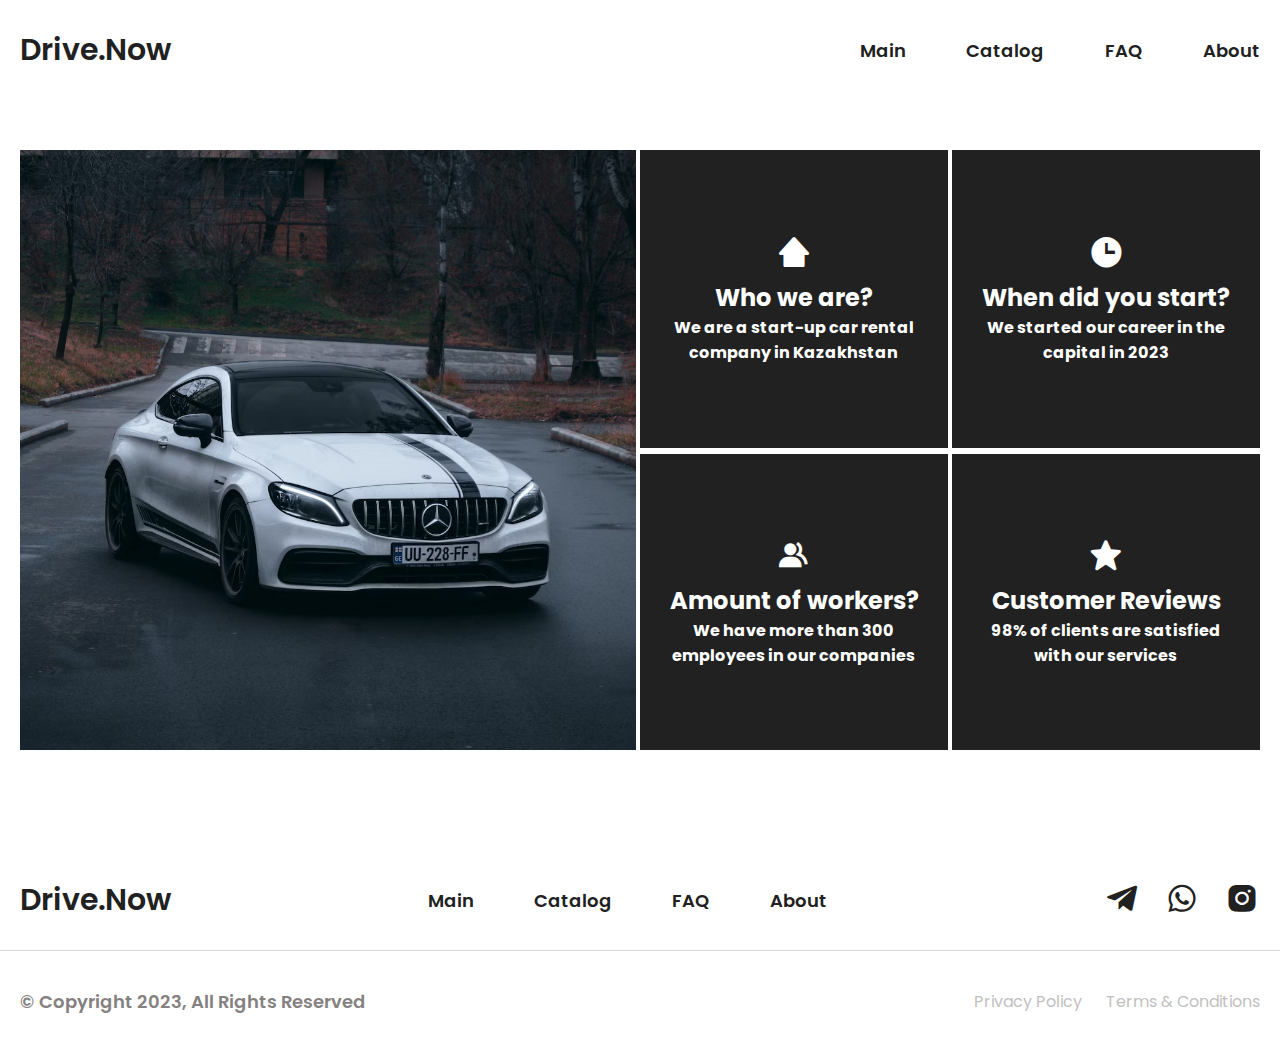
<file: About.html>
<!DOCTYPE html>
<html lang="en">
  <head>
    <meta charset="UTF-8" />
    <meta name="viewport" content="width=device-width, initial-scale=1.0" />
    <link rel="stylesheet" href="About.css" />
    <link rel="preconnect" href="https://fonts.googleapis.com" />
    <link rel="preconnect" href="https://fonts.gstatic.com" crossorigin />
    <link
      href="https://fonts.googleapis.com/css2?family=Poppins:wght@300;400;500;600;700;800;900&display=swap"
      rel="stylesheet"
    />
    <link
      href="https://unpkg.com/boxicons@2.1.4/css/boxicons.min.css"
      rel="stylesheet"
    />
    <link rel="icon" type="image/x-icon" href="img/car.ico" />
    <title>Drive Now | About</title>
  </head>

  <body>
    <nav>
      <div class="container">
        <h1 class="logo">Drive.Now</h1>
        <div class="links">
          <a href="index.html">Main</a>
          <a href="Catalog.html">Catalog</a>
          <a href="FAQ.html">FAQ</a>
          <a href="About.html">About</a>
        </div>
      </div>
    </nav>

     <section class="about">
        <div class="container">
            <div class="about_us">
                <div class="infoblock">
                </div>
                <div class="blocks">
                    <div class="block">
                      <i class='bx bxs-home-alt-2 bx-md'></i>
                      <h2>Who we are?</h2>
                      <h4>We are a start-up car rental company in Kazakhstan</h4>
                    </div>
                    <div class="block">
                      <i class='bx bxs-time bx-md' ></i>
                      <h2>When did you start?</h2>
                      <h4>We started our career in the capital in 2023</h4>
                    </div>
                    <div class="block">
                      <i class='bx bxs-group bx-md' ></i>
                      <h2>Amount of workers?</h2>
                      <h4>We have more than 300 employees in our companies</h4>
                    </div>
                    <div class="block">
                      <i class='bx bxs-star bx-md' ></i>
                      <h2>Customer Reviews</h2>
                      <h4>98% of clients are satisfied with our services</h4>
                    </div>
                </div>
            </div>
        </div>
     </section>
    <footer>
      <div class="container">
        <div class="footer_nav">
          <h1 class="logo">Drive.Now</h1>
          <div class="links">
            <a href="index.html">Main</a>
            <a href="Catalog.html">Catalog</a>
            <a href="FAQ.html">FAQ</a>
            <a href="About.html">About</a>
          </div>
          <div class="social_media">
            <a href="#"><i class="bx bxl-telegram bx-md"></i></a>
            <a href="#"><i class="bx bxl-whatsapp bx-md"></i></a>
            <a href="#"><i class="bx bxl-instagram-alt bx-md"></i></a>
          </div>
        </div>
      </div>
      <div class="copyright">
        <div class="container">
          <h3>© Copyright 2023, All Rights Reserved</h3>
          <div>
            <a href="#">Privacy Policy</a>
            <a href="#">Terms & Conditions</a>
          </div>
        </div>
      </div>
    </footer>
    <script src="script.js"></script>
  </body>
</html>
</file>
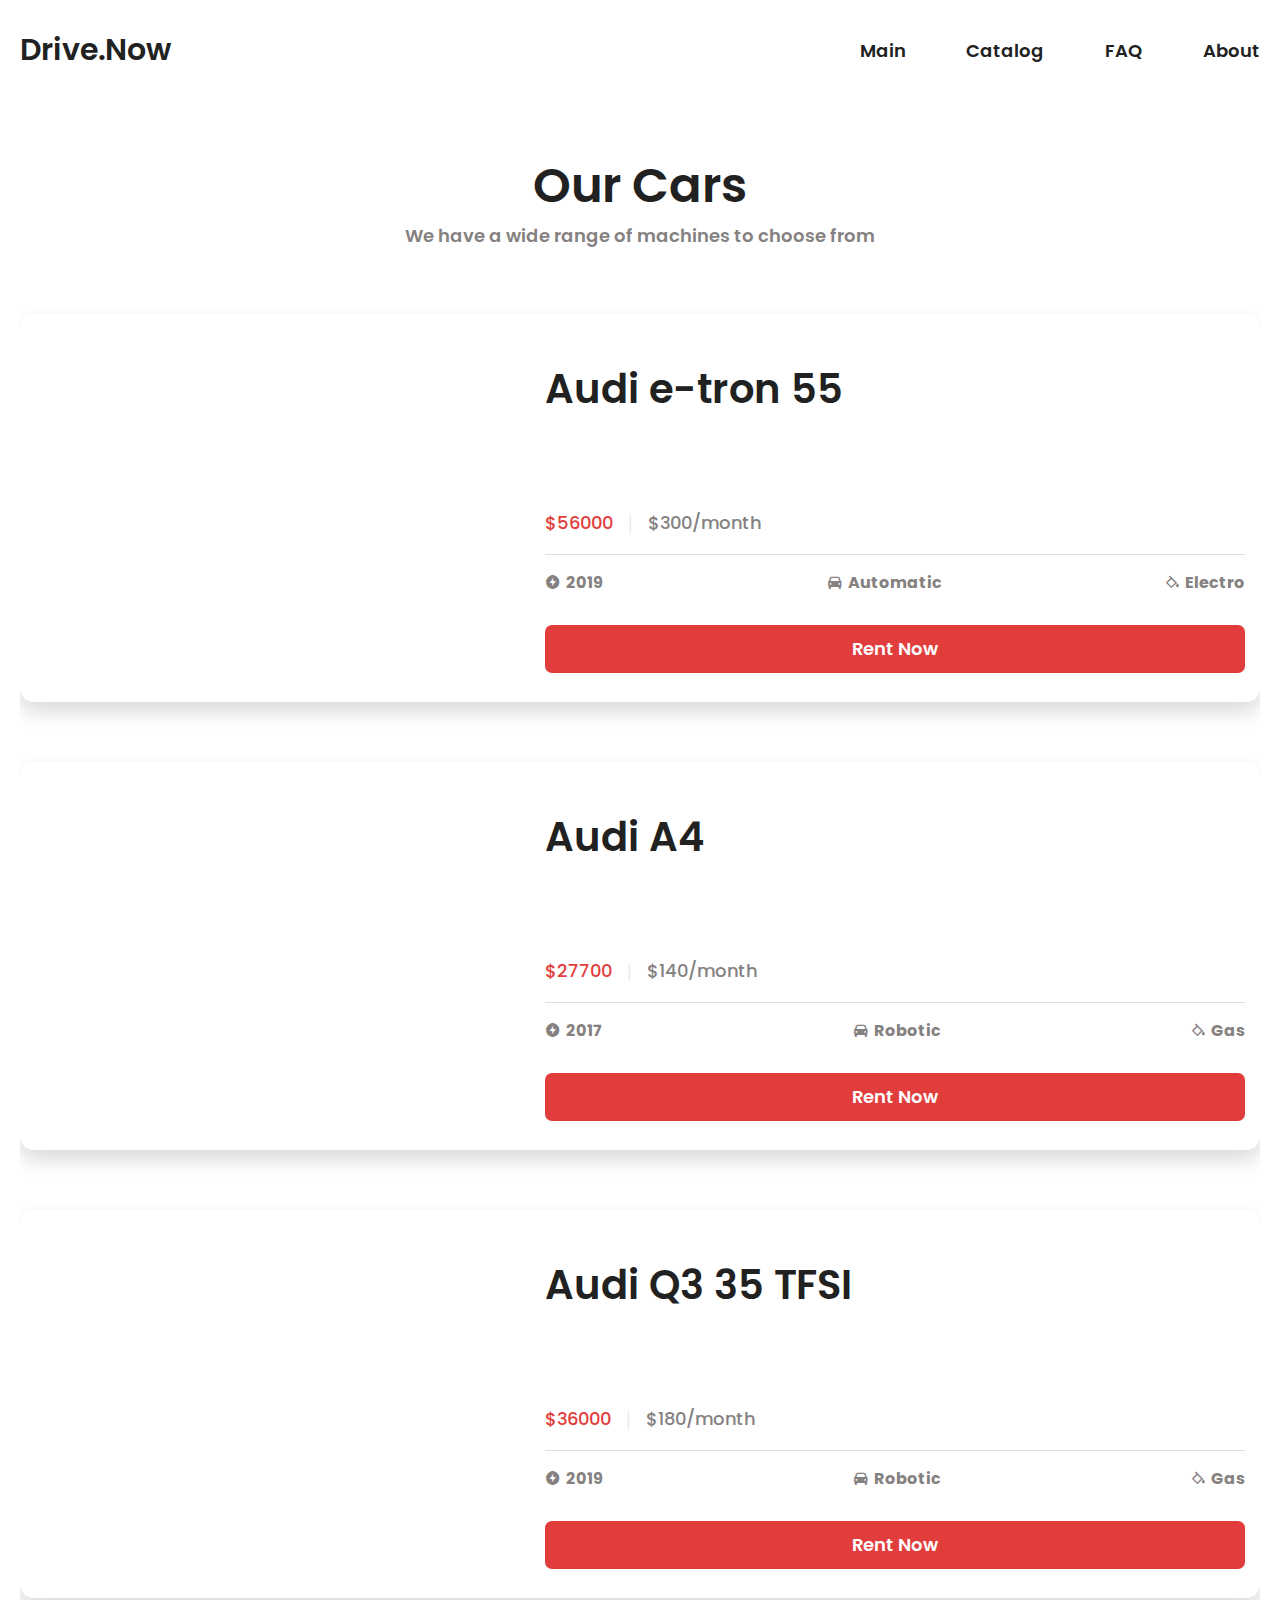
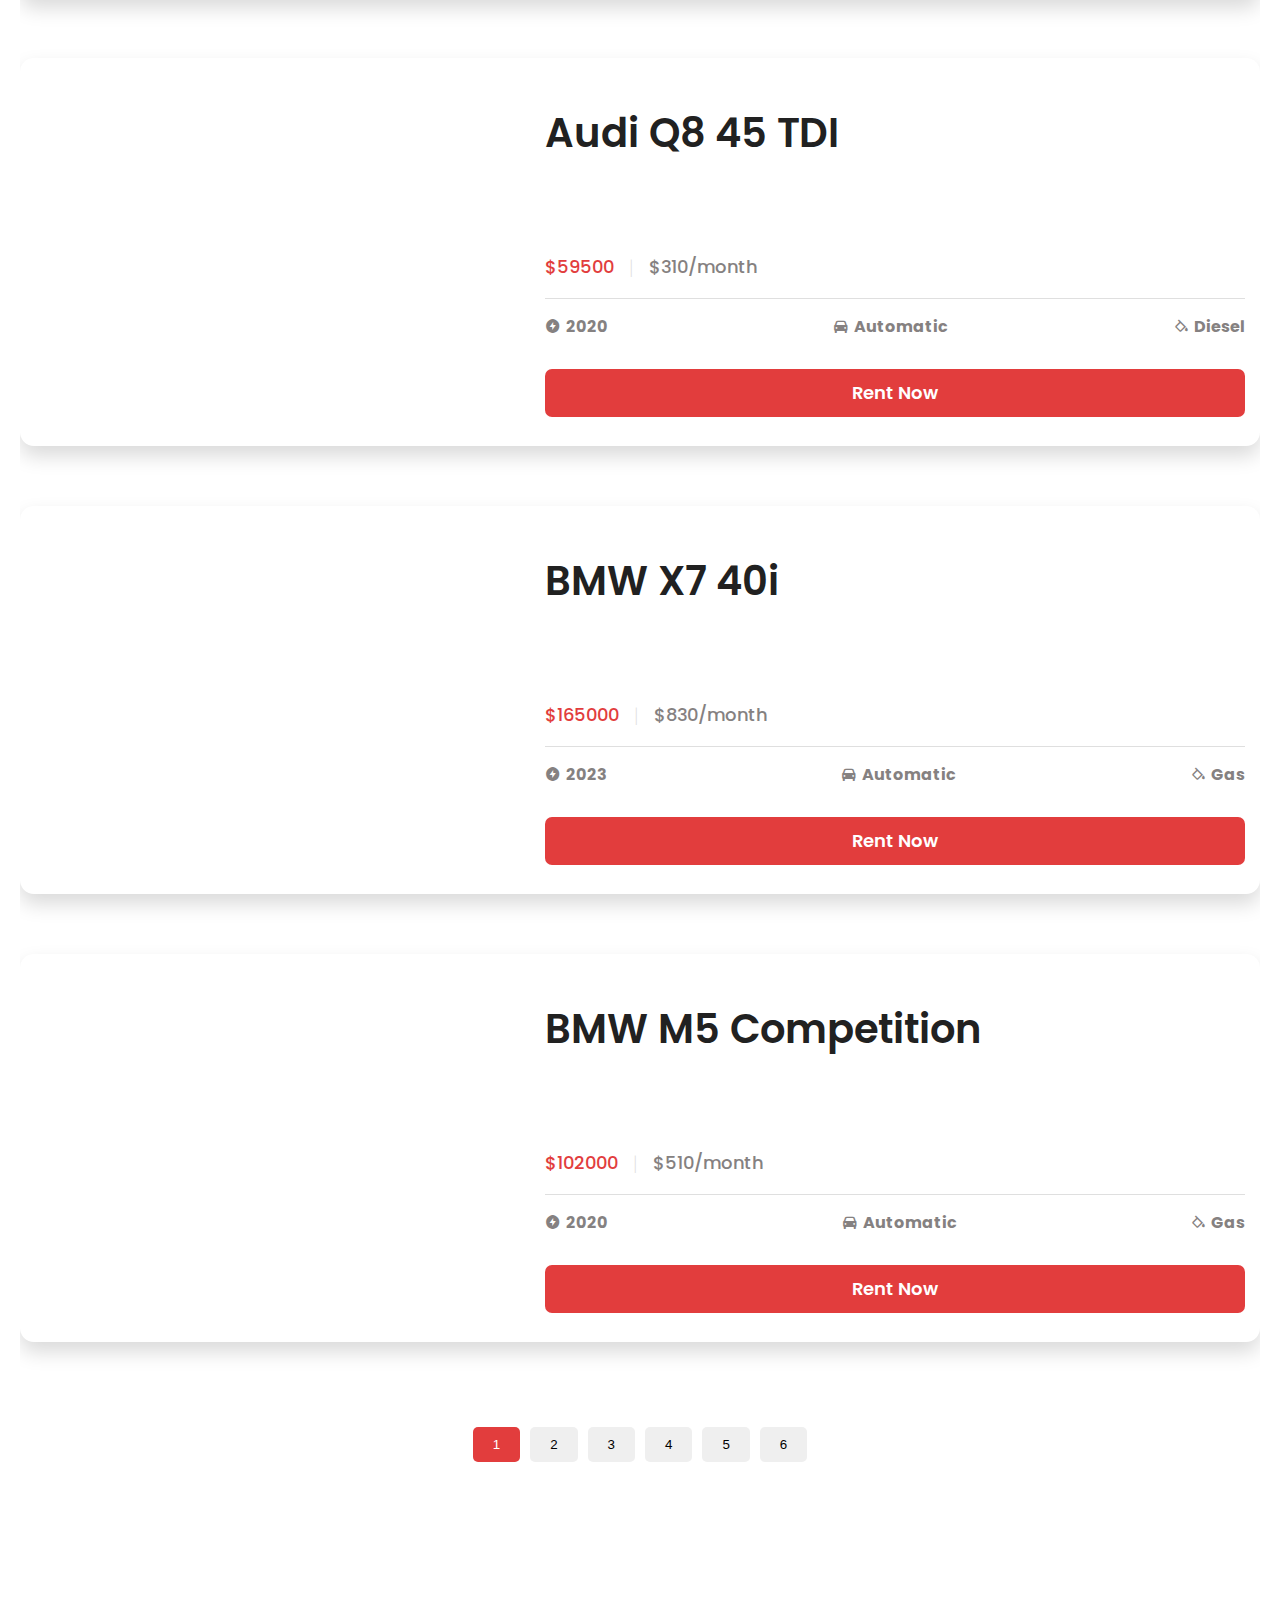
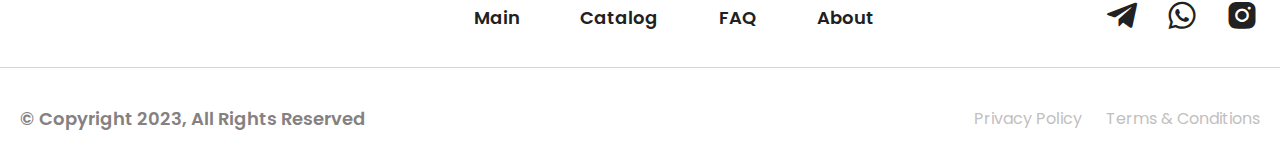
<file: Catalog.html>
<!DOCTYPE html>
<html lang="en">
  <head>
    <meta charset="UTF-8" />
    <meta name="viewport" content="width=device-width, initial-scale=1.0" />
    <link rel="stylesheet" href="Catalog.css" />
    <link rel="preconnect" href="https://fonts.googleapis.com" />
    <link rel="preconnect" href="https://fonts.gstatic.com" crossorigin />
    <link
      href="https://fonts.googleapis.com/css2?family=Poppins:wght@300;400;500;600;700;800;900&display=swap"
      rel="stylesheet"
    />
    <link
      href="https://unpkg.com/boxicons@2.1.4/css/boxicons.min.css"
      rel="stylesheet"
    />
    <link rel="icon" type="image/x-icon" href="img/car.ico" />
    <title>Drive Now | Catalog</title>
  </head>

  <body>
    <nav>
      <div class="container">
        <h1 class="logo">Drive.Now</h1>
        <div class="links">
          <a href="index.html">Main</a>
          <a href="Catalog.html">Catalog</a>
          <a href="FAQ.html">FAQ</a>
          <a href="About.html">About</a>
        </div>
      </div>
    </nav>

    <section class="catalog">
      <div class="container">
        <div class="car_catalog">
          <div class="catalog_title">
            <h1>Our Cars</h1>
            <h3 style="color: #858181;">We have a wide range of machines to choose from</h3>
            <div class="cars" id="catalog"></div>
            <div id="pagination" class="paginate"></div>
          </div>
        </div>
      </div>
    </section>

    <footer>
      <div class="container">
        <div class="footer_nav">
          <h1 class "logo">Drive.Now</h1>
          <div class="links">
            <a href="index.html">Main</a>
            <a href="Catalog.html">Catalog</a>
            <a href="FAQ.html">FAQ</a>
            <a href="About.html">About</a>
          </div>
          <div class="social_media">
            <a href="#"><i class="bx bxl-telegram bx-md"></i></a>
            <a href="#"><i class="bx bxl-whatsapp bx-md"></i></a>
            <a href="#"><i class="bx bxl-instagram-alt bx-md"></i></a>
          </div>
        </div>
      </div>
      <div class="copyright">
        <div class="container">
          <h3>© Copyright 2023, All Rights Reserved</h3>
          <div>
            <a href="#">Privacy Policy</a>
            <a href="#">Terms & Conditions</a>
          </div>
        </div>
      </div>
    </footer>
    <script src="script.js"></script>
    <script>
       document.addEventListener("DOMContentLoaded", function () {
        const catalog = document.getElementById("catalog");
        const pagination = document.getElementById("pagination");
        const itemsPerPage = 6;
        let currentPage = 1;
        let paginationButtons; 

        fetch("cars.json")
          .then((response) => response.json())
          .then((data) => {
            const totalPages = Math.ceil(data.length / itemsPerPage);
            renderCatalogPage(data, currentPage);
            renderPaginationControls(totalPages);

      
            paginationButtons = document.querySelectorAll(".pagination-button");
            paginationButtons.forEach((button) => {
              button.addEventListener("click", () => {
       
                const prevActiveButton = document.querySelector(".pagination-button.active");
                if (prevActiveButton) {
                  prevActiveButton.classList.remove("active");
                }

                currentPage = parseInt(button.dataset.page);
                renderCatalogPage(data, currentPage);

      
                button.classList.add("active");
              });
            });
          });

        function renderCatalogPage(data, page) {
          catalog.innerHTML = "";

          const startIndex = (page - 1) * itemsPerPage;
          const endIndex = startIndex + itemsPerPage;
          const pageData = data.slice(startIndex, endIndex);

          pageData.forEach((car) => {
            const item = document.createElement("div");
            item.className = "item";
            item.innerHTML = `
            <div class="image" style="background-image:url(${car.image});"></div>
          <div class="item_container"> 
            <h2 style="text-align:left;">${car.brand} ${car.title}</h2>
          <div class="price">
            <h3>$${car.price}</h3><span>|</span><h3>$${car.price_per_month}/month</h3>
          </div>
          <div class="info">
            <div><i class='bx bxs-bolt-circle'></i><h4>${car.year}</h4></div>
            <div><i class='bx bxs-car'></i><h4>${car.type}</h4></div>
            <div><i class='bx bx-color-fill'></i><h4>${car.fuel}</h4></div>
          </div>
          <a href="#" onclick="navigateToItemPage(${car.id}); return false;"><h3>Rent Now</h3></a></div>
            `;

            catalog.appendChild(item);
          });
        }

        function renderPaginationControls(totalPages) {
          pagination.innerHTML = "";

          for (let i = 1; i <= totalPages; i++) {
            const button = document.createElement("button");
            button.innerText = i;
            button.className = "pagination-button";
            button.dataset.page = i;

            if (i === currentPage) {
              button.classList.add("active");
            }

            pagination.appendChild(button);
          }
        }
      });
    </script>
  </body>
</html>
</file>
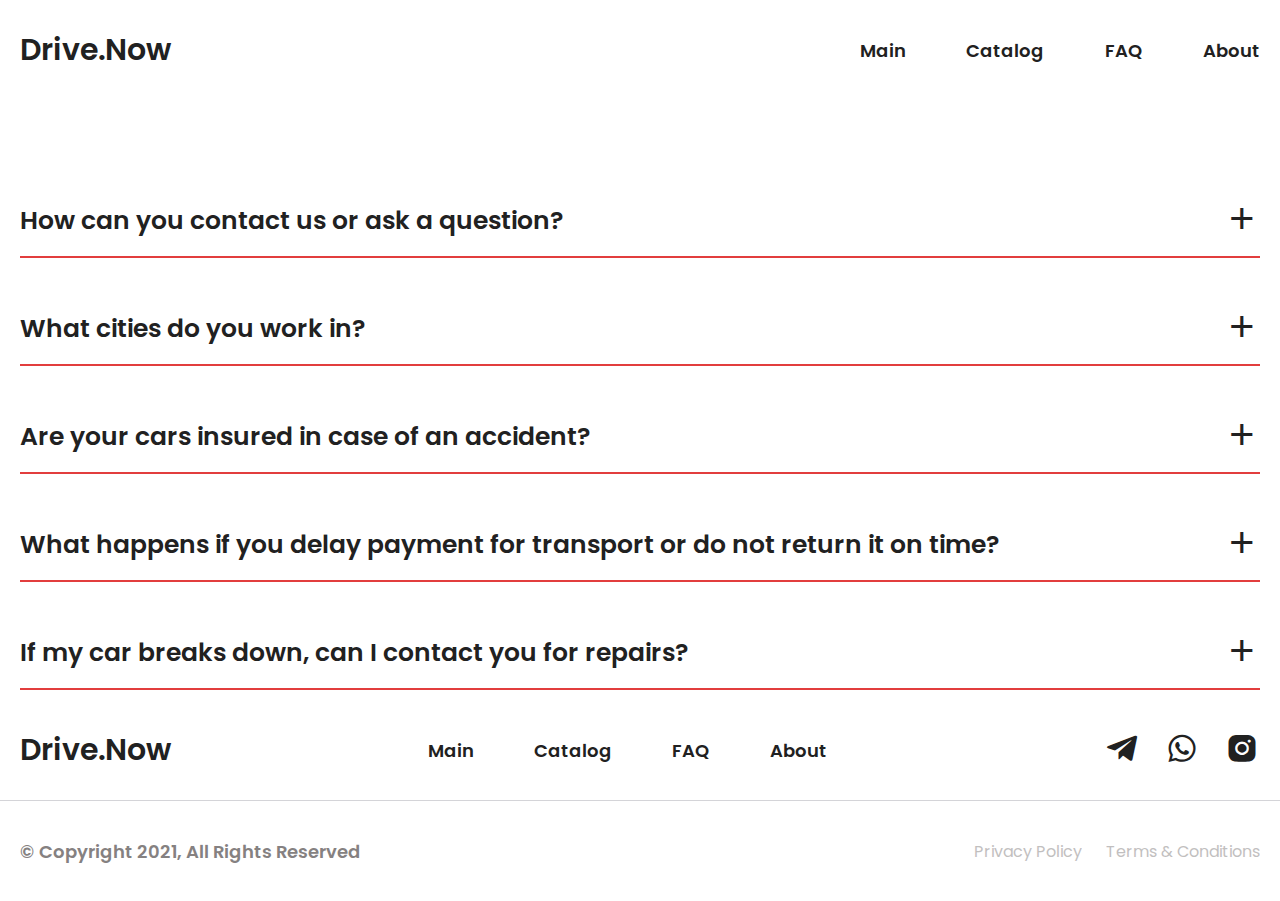
<file: FAQ.html>
<!DOCTYPE html>
<html lang="en">

<head>
    <meta charset="UTF-8">
    <meta name="viewport" content="width=device-width, initial-scale=1.0">
    <link rel="stylesheet" href="FAQ.css">
    <link rel="preconnect" href="https://fonts.googleapis.com">
    <link rel="preconnect" href="https://fonts.gstatic.com" crossorigin>
    <link href="https://fonts.googleapis.com/css2?family=Poppins:wght@300;400;500;600;700;800;900&display=swap"
        rel="stylesheet">
    <link href="https://unpkg.com/boxicons@2.1.4/css/boxicons.min.css" rel="stylesheet">
    <link rel="icon" type="image/x-icon" href="img/car.ico">
    <title>Drive Now | FAQ</title>
</head>

<body>
    <nav>
        <div class="container">
            <h1 class="logo">Drive.Now</h1>
            <div class="links">
                <a href="index.html">Main</a>
                <a href="Catalog.html">Catalog</a>
                <a href="FAQ.html">FAQ</a>
                <a href="About.html">About</a>
            </div>
        </div>
    </nav>

    <section class="faq">
        <div class="container">
            <div class="faq_main">
                <div class="question">
                    <div class="title">
                        <h1>How can you contact us or ask a question?</h1>
                        <a href="#" class="question-button"><i class="bx bx-plus bx-md"></i></a>
                    </div>
                    <h3 class="question-content">
                        You can write to us by email: contact@drive.now.com <br>
                        You can call the number: +7 (7172) 777 66 55 or +7 (7172) 555 66 77
                    </h3>
                </div>
                <div class="question">
                    <div class="title">
                        <h1>What cities do you work in?</h1>
                        <a href="#" class="question-button"><i class="bx bx-plus bx-md"></i></a>
                    </div>
                    <h3 class="question-content">
                        We operate in all cities of Kazakhstan. Our main branch is located in Astana.
                    </h3>
                </div>
                <div class="question">
                    <div class="title">
                        <h1>Are your cars insured in case of an accident?</h1>
                        <a href="#" class="question-button"><i class="bx bx-plus bx-md"></i></a>
                    </div>
                    <h3 class="question-content">
                        Yes, all our cars are insured by different companies and in the event of an accident, the insurance company will compensate for damage to the vehicle. But you will be required to pay this amount to the insurance companies.
                    </h3>
                </div>
                <div class="question">
                    <div class="title">
                        <h1>What happens if you delay payment for transport or do not return it on time?</h1>
                        <a href="#" class="question-button"><i class="bx bx-plus bx-md"></i></a>
                    </div>
                    <h3 class="question-content">
                        When signing a car rental agreement, we indicate a penalty for overdue use or for late provision of transport back to the company.
                    </h3>
                </div>
                <div class="question">
                    <div class="title">
                        <h1>If my car breaks down, can I contact you for repairs?</h1>
                        <a href="#" class="question-button"><i class="bx bx-plus bx-md"></i></a>
                    </div>
                    <h3 class="question-content">
                        Yes, we have agreements with several transport repair centers and after an examination we can make repairs; if it is not your fault, then the company will cover the repair of the transport.
                    </h3>
                </div>
            </div>
        </div>
    </section>

    <footer>
        <div class="container">
            <div class="footer_nav">
                <h1 class="logo">Drive.Now</h1>
                <div class="links">
                    <a href="index.html">Main</a>
                    <a href="Catalog.html">Catalog</a>
                    <a href="FAQ.html">FAQ</a>
                    <a href="About.html">About</a>
                </div>
                <div class="social_media">
                    <a href="#"><i class="bx bxl-telegram bx-md"></i></a>
                    <a href="#"><i class="bx bxl-whatsapp bx-md"></i></a>
                    <a href="#"><i class="bx bxl-instagram-alt bx-md"></i></a>
                </div>
            </div>
        </div>
        <div class="copyright">
            <div class="container">
                <h3>© Copyright 2021, All Rights Reserved</h3>
                <div>
                    <a href="#">Privacy Policy</a>
                    <a href="#">Terms & Conditions</a>
                </div>
            </div>
        </div>
    </footer>
    <script>
       const question_buttons = document.querySelectorAll(".question-button");
        const question_contents = document.querySelectorAll(".question-content");

        question_buttons.forEach((button, index) => {
            button.addEventListener("click", function (e) {
                e.preventDefault(); // Предотвращаем стандартное действие ссылки
                if (question_contents[index].style.maxHeight) {
                    question_contents[index].style.maxHeight = null;
                } else {
                    question_contents[index].style.maxHeight = question_contents[index].scrollHeight + "px";
                }
            });
        });
    </script>
</body>

</html>
</file>
<file: About.css>
@import url(style.css);

/*
--text-black-color: #212121;
--background-orange-color: #e23d3d;
*/

.about {
  width: 100%;
  height: 650px;
  color: var(--text-black-color);
  margin-top: 50px;
  margin-bottom: 50px;
}

.about_us {
  margin: 0 auto;
  width: 100%;
  height: 600px;
  display: flex;
  justify-content: space-between;
}

.infoblock{
    width: 50%;
    height: 600px;
    background-image: url(img/items/about.avif);
    background-position: center;
    background-size: cover;
    border-right: 4px solid #fff;
    animation: info 0.5s linear;
}

@keyframes info {
    0% {
        opacity: 0;
      }
    
    20% {
        opacity: 0.2;
    }
    40% {
        opacity: 0.4;
    }
    60% {
        opacity: 0.6;
    }
    
    80% {
        opacity: 0.8;
    }

    100% {
        opacity: 1;
    }
}

@keyframes blocks {
    0% {
        opacity: 0;
      }
    
    20% {
        opacity: 0.2;
    }
    40% {
        opacity: 0.4;
    }
    60% {
        opacity: 0.6;
    }
    
    80% {
        opacity: 0.8;
    }

    100% {
        opacity: 1;
    }
}


.blocks{
    display: flex;
    flex-wrap: wrap;
    flex-direction: row;
    width: 50%;
    height: 600px;
}

.block{
    width: 50%;
    height: 300px;
    cursor: pointer;
    background-color: var(--text-black-color);
    transition: .2s all ease-in-out;    
    text-align: center;
    display: flex;
    align-items: center;
    justify-content: center;
    flex-direction: column;
    color: #ffffff;
    animation: blocks 0.5s linear;
}

.block i{
    margin-bottom: 10px;
}

.block h3{
    width: 60%;
}

.block h4{
    width: 80%;
}

.block:nth-child(1){
    border-right: 2px solid #fff;
    border-bottom:2px solid #fff ;
}

.block:nth-child(2){
    border-left: 2px solid #fff;
    border-bottom: 2px solid #fff;
}

.block:nth-child(3){
    border-right: 2px solid #fff;
    border-top: 4px solid #fff;
}

.block:nth-child(4){
    border-left: 2px solid #fff;
    border-top:4px solid #fff;
}

.block:hover{
    background-color: var(--background-orange-color);
}
</file>
<file: Catalog.css>
@import url(style.css);

.catalog{
    width: 100%;
    min-height: 700px;
    color: var(--text-black-color);
    margin-bottom: 100px;
}

.catalog_title{
    margin-top: 50px;
    text-align: center;
}



.cars {
    display: flex;
    flex-direction: row;
    flex-wrap: wrap;
}

.item{
    margin-bottom: 60px;
    width: 100%;
    display: flex;
    flex-direction: row;
    align-items: center;
}

.image{
    background-size: cover;
    background-repeat: no-repeat;
    width: 500px; 
    height: 350px; 
    border-radius: 14px;
    background-position: center;
}

.item_container{
    width: 60%;
    margin-left: 50px;
}

.item_container h2{
    margin-bottom: 90px;
    font-size: 40px;
}

.info{
    margin-bottom: 30px;
    width: 700px;
}

.item_container a{
    width: 700px;
}

#pagination {
  text-align: center;
  margin-top: 20px;
}

.pagination-button {
  display: inline-block;
  padding: 10px 20px;
  margin: 5px;

  color: #000000;
  border: none;
  border-radius: 5px;
  cursor: pointer;
  transition: background-color 0.3s;
}

.pagination-button.active {
  background-color: var(--background-orange-color);
  color: #fff;
}

.pagination-button:hover {
  background-color: var(--background-orange-color);
  opacity: 90%;
  color: #fff;
}
</file>
<file: FAQ.css>
@import url(style.css);

.faq {
    width: 100%;
    min-height: 600px;
    color: var(--text-black-color);
}

.faq_main {
    margin-top: 100px;
}

.question {
    border-bottom: 2px solid var(--background-orange-color);
    transition: all 0.2s ease-in-out;
    margin-top: 50px;
}


.title {
    display: flex;
    align-items: center;
    justify-content: space-between;
}

.question h1 {
    font-size: 25px;
}

.question a {
    color: var(--text-black-color);
}

.question a:hover {
    color: var(--background-orange-color);
    transition: .2s all ease-in-out;
}

.question-content {
    max-height: 0;
    overflow: hidden;
    transition: max-height 0.3s ease-in-out;
    margin-top: 10px;
    color: #858181;
    margin-bottom: 5px;
}
</file>
